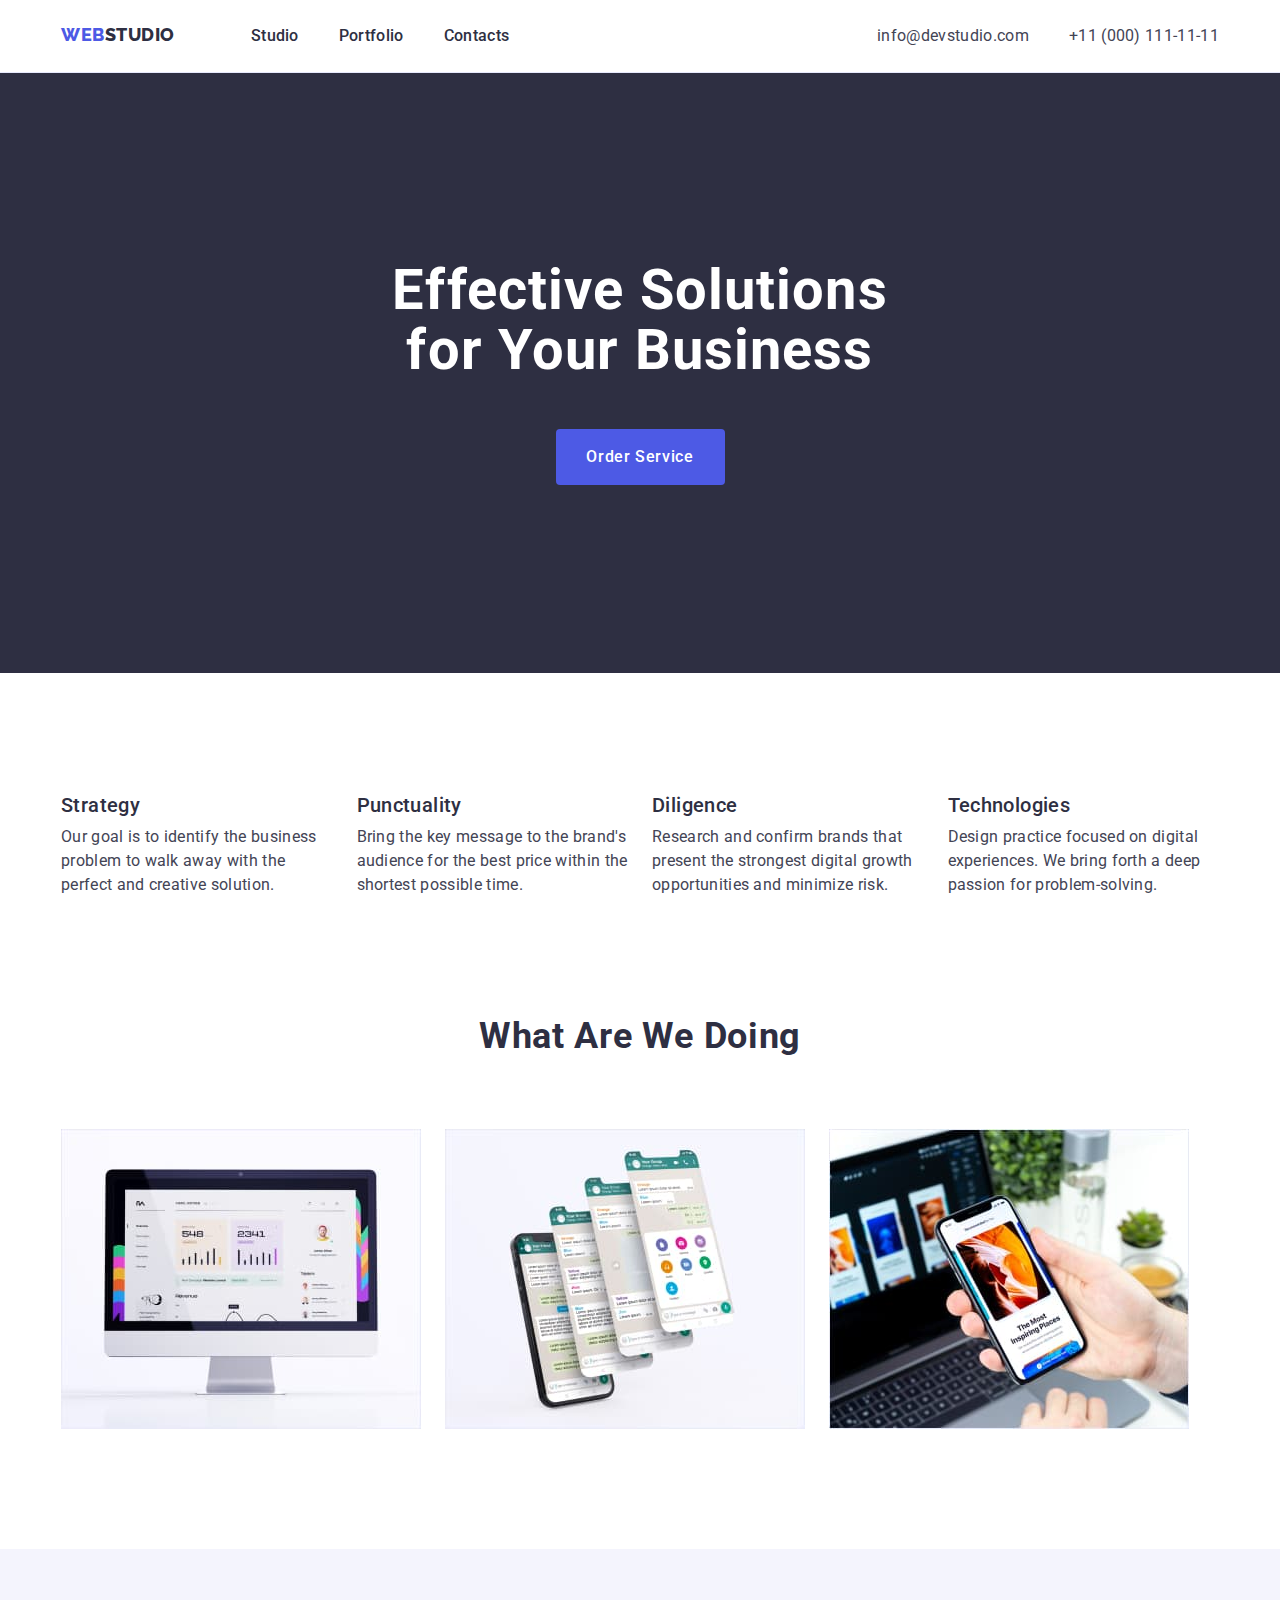
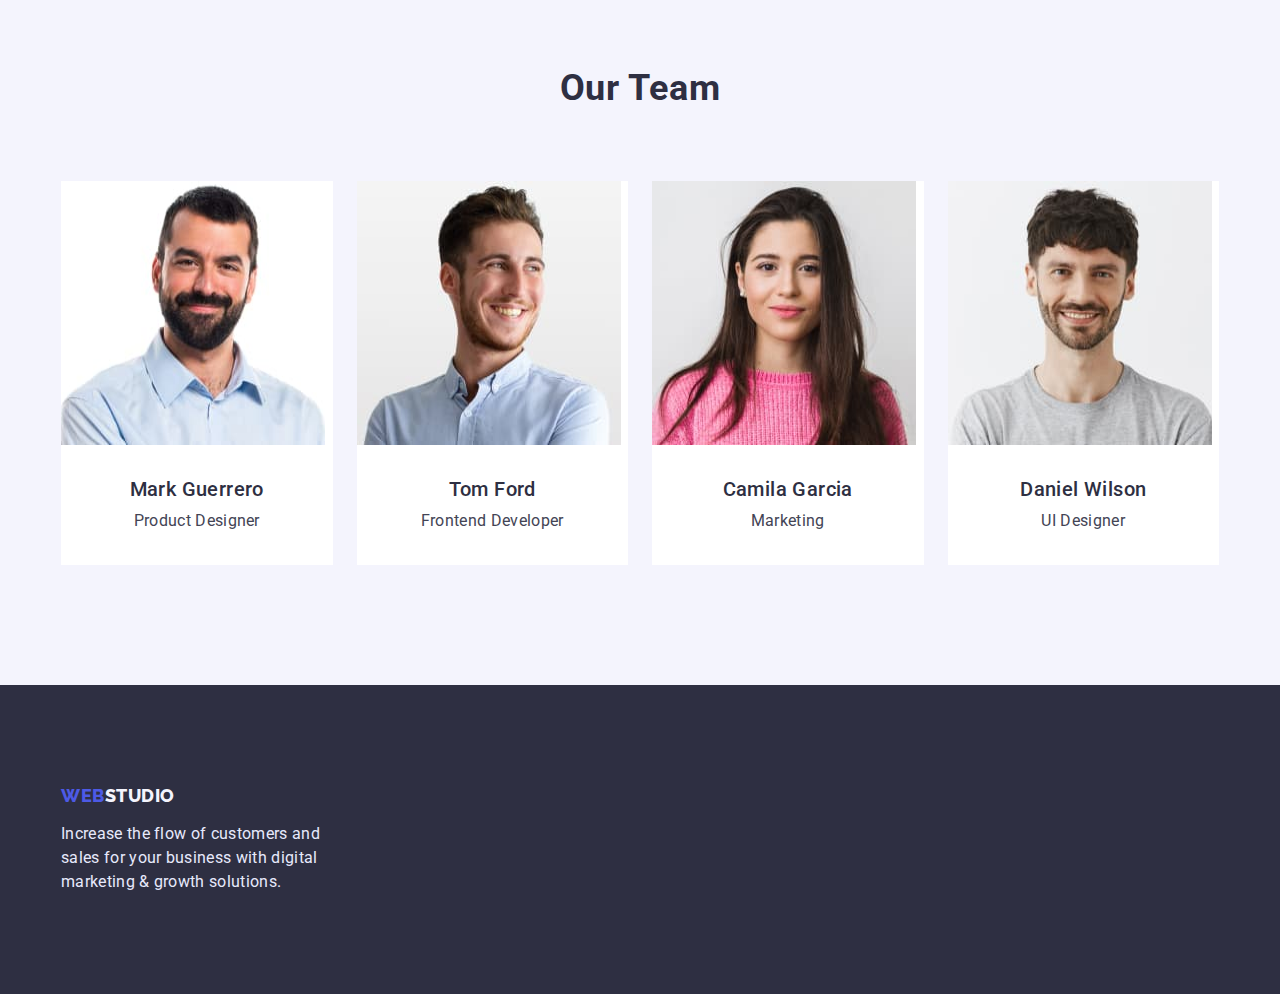
<file: index.html>
<!DOCTYPE html>
<html lang="en">
  <head>
    <meta charset="UTF-8" />
    <meta http-equiv="X-UA-Compatible" content="IE=edge" />
    <meta name="viewport" content="width=device-width, initial-scale=1.0" />
    <title>WebStudio</title>
    <link rel="preconnect" href="https://fonts.googleapis.com" />
    <link rel="preconnect" href="https://fonts.gstatic.com" crossorigin />
    <link
      href="https://fonts.googleapis.com/css2?family=Raleway:wght@800&family=Roboto:wght@400;500;700;900&display=swap"
      rel="stylesheet"
    />
    <link
      rel="stylesheet"
      href="https://cdnjs.cloudflare.com/ajax/libs/modern-normalize/1.1.0/modern-normalize.min.css"
      integrity="sha512-wpPYUAdjBVSE4KJnH1VR1HeZfpl1ub8YT/NKx4PuQ5NmX2tKuGu6U/JRp5y+Y8XG2tV+wKQpNHVUX03MfMFn9Q=="
      crossorigin="anonymous"
      referrerpolicy="no-referrer"
    />
    <link rel="stylesheet" href="./css/styles.css" />
  </head>
  <body>
    <header class="header">
      <div class="container header-flex">
        <nav class="header-nav">
          <a class="header-logo link" href="./index.html"
            >Web<span>Studio</span></a
          >
          <ul class="header-navigation list">
            <li class="header-item">
              <a class="header-link link" href="./index.html">Studio</a>
            </li>
            <li class="header-item">
              <a class="header-link link" href="./portfolio.html">Portfolio</a>
            </li>
            <li class="header-item">
              <a class="header-link link" href="">Contacts</a>
            </li>
          </ul>
        </nav>
        <address class="header-address">
          <ul class="header-address-list list">
            <li class="header-address-email">
              <a class="header-email-tel link" href="mailto:info@devstudio.com"
                >info@devstudio.com</a
              >
            </li>
            <li class="header-address-tel">
              <a class="header-email-tel link" href="tel:+110001111111"
                >+11 (000) 111-11-11</a
              >
            </li>
          </ul>
        </address>
      </div>
    </header>

    <main>
      <section class="section-one">
        <div class="container">
          <h1 class="section-one-header">
            Effective Solutions for Your Business
          </h1>
          <button class="section-one-btn" type="button">Order Service</button>
        </div>
      </section>

      <section class="section-two section">
        <div class="container">
          <h2 class="title visually-hidden">header section2</h2>
          <ul class="list about-list">
            <li class="about-blocks">
              <h3 class="section-two-header">Strategy</h3>
              <p class="section-two-text">
                Our goal is to identify the business problem to walk away with
                the perfect and creative solution.
              </p>
            </li>
            <li class="about-blocks">
              <h3 class="section-two-header">Punctuality</h3>
              <p class="section-two-text">
                Bring the key message to the brand's audience for the best price
                within the shortest possible time.
              </p>
            </li>
            <li class="about-blocks">
              <h3 class="section-two-header">Diligence</h3>
              <p class="section-two-text">
                Research and confirm brands that present the strongest digital
                growth opportunities and minimize risk.
              </p>
            </li>
            <li class="about-blocks">
              <h3 class="section-two-header">Technologies</h3>
              <p class="section-two-text">
                Design practice focused on digital experiences. We bring forth a
                deep passion for problem-solving.
              </p>
            </li>
          </ul>
        </div>
      </section>

      <section class="section-three about section">
        <div class="container">
          <h2 class="title">What are we doing</h2>
          <ul class="section-three-list list">
            <li class="section-three-picture">
              <img
                src="./images/about-img1.jpg"
                class="image"
                alt="monitor"
                width="360"
                height="300"
              />
            </li>
            <li class="section-three-picture">
              <img
                src="./images/about-img2.jpg"
                class="image"
                alt="mobile design"
                width="360"
                height="300"
              />
            </li>
            <li class="section-three-picture">
              <img
                src="./images/about-img3.jpg"
                class="image"
                alt="mobile near laptop"
                width="360"
                height="300"
              />
            </li>
          </ul>
        </div>
      </section>

      <section class="section-four section">
        <div class="container">
          <h2 class="title">Our Team</h2>
          <ul class="list section-four-list">
            <li class="section-four-li">
              <img
                src="./images/about-img4.jpg"
                class="image"
                alt="monitor"
                width="264"
                height="264"
              />
              <div class="header-and-p">
                <h3 class="section-four-title">Mark Guerrero</h3>
                <p class="section-four-text">Product Designer</p>
              </div>
            </li>
            <li class="section-four-li">
              <img
                src="./images/about-img5.jpg"
                class="image"
                alt="monitor"
                width="264"
                height="264"
              />
              <div class="header-and-p">
                <h3 class="section-four-title">Tom Ford</h3>
                <p class="section-four-text">Frontend Developer</p>
              </div>
            </li>
            <li class="section-four-li">
              <img
                src="./images/about-img6.jpg"
                class="image"
                alt="monitor"
                width="264"
                height="264"
              />
              <div class="header-and-p">
                <h3 class="section-four-title">Camila Garcia</h3>
                <p class="section-four-text">Marketing</p>
              </div>
            </li>
            <li class="section-four-li">
              <img
                src="./images/about-img7.jpg"
                class="image"
                alt="monitor"
                width="264"
                height="264"
              />
              <div class="header-and-p">
                <h3 class="section-four-title">Daniel Wilson</h3>
                <p class="section-four-text">UI Designer</p>
              </div>
            </li>
          </ul>
        </div>
      </section>
    </main>
    <footer class="footer">
      <div class="container container-footer">
        <div class="footerb-block">
          <a class="footer-logo link" href="./index.html"
            >Web<span class="footer-logo-color">Studio</span></a
          >
          <p class="footer-text">
            Increase the flow of customers and sales for your business with
            digital marketing & growth solutions.
          </p>
        </div>
      </div>
    </footer>
  </body>
</html>
</file>
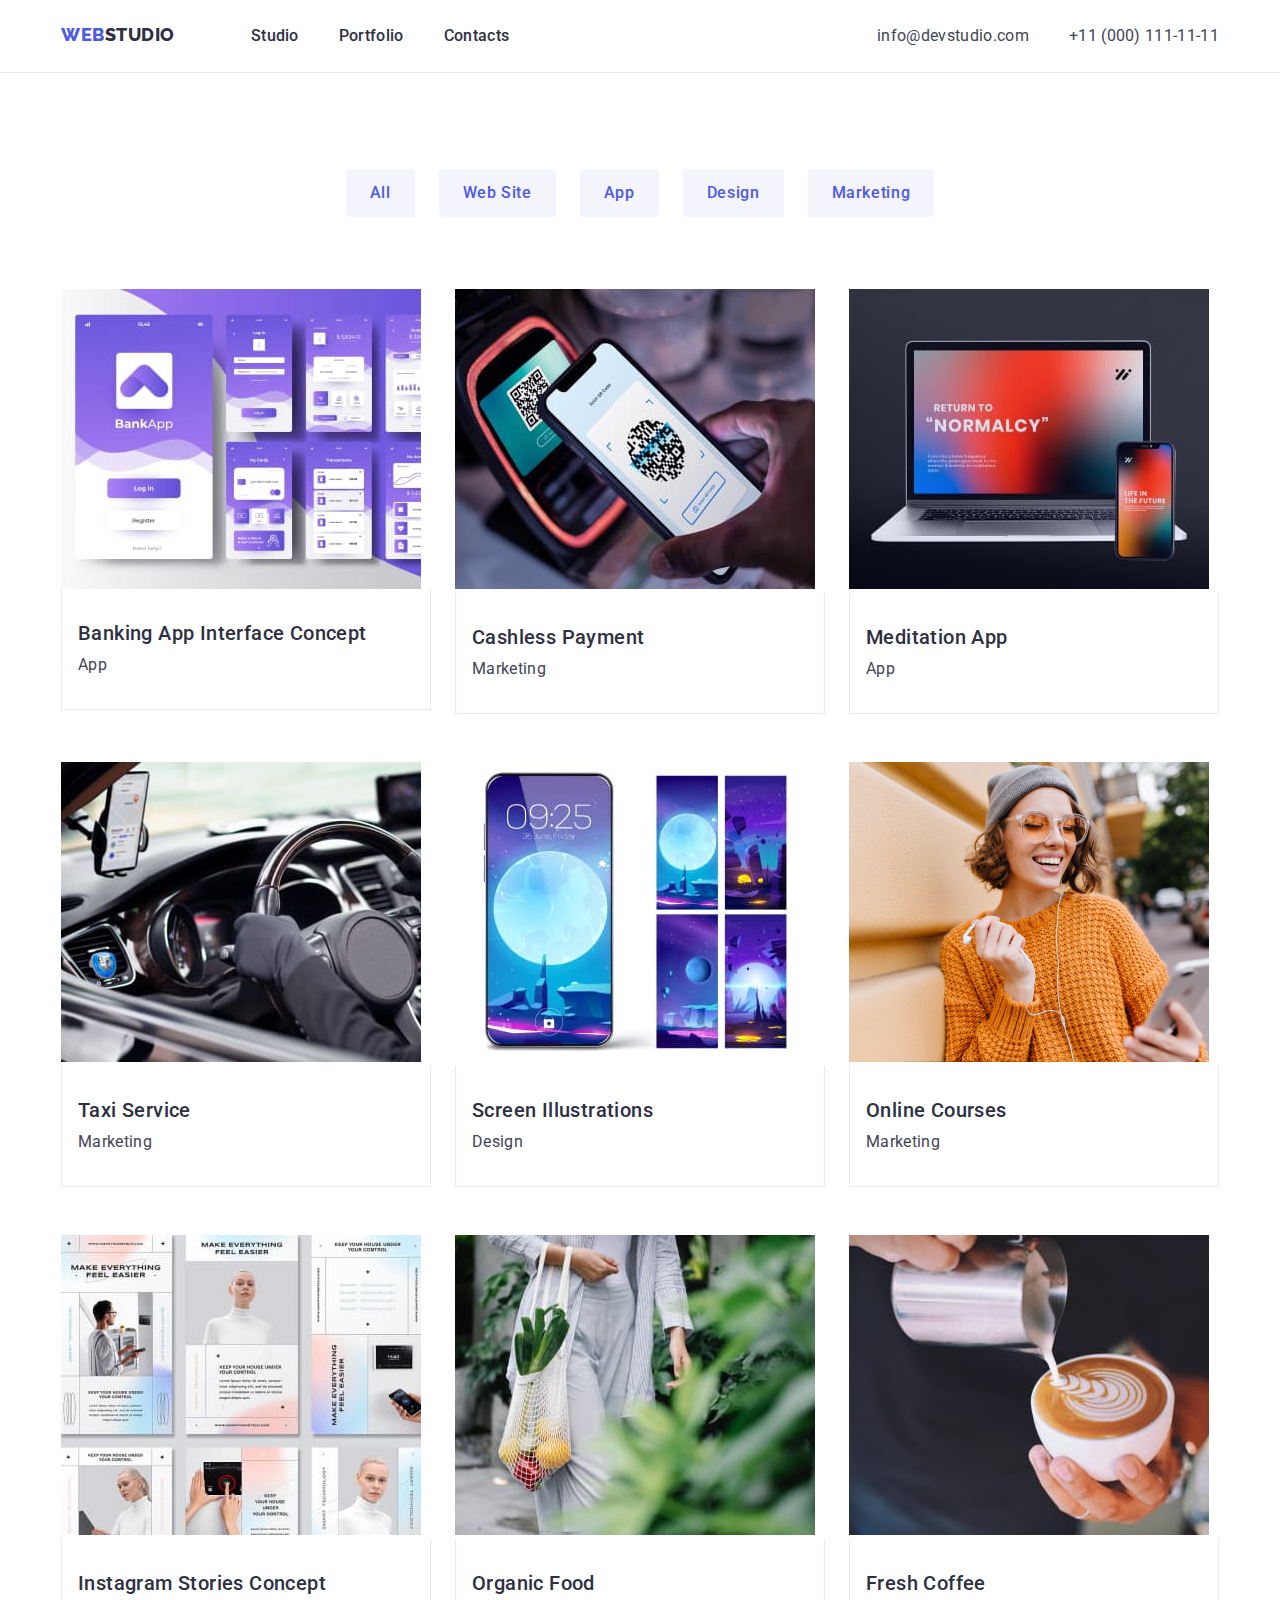
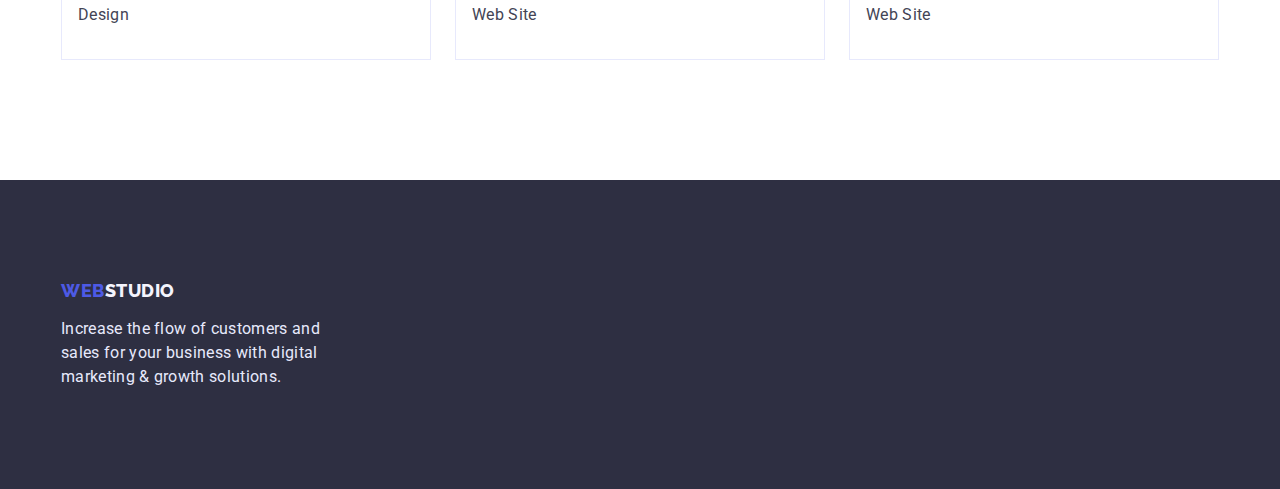
<file: portfolio.html>
<!DOCTYPE html>
<html lang="en">
  <head>
    <meta charset="UTF-8" />
    <meta http-equiv="X-UA-Compatible" content="IE=edge" />
    <meta name="viewport" content="width=device-width, initial-scale=1.0" />
    <title>WebStudio</title>
    <link rel="preconnect" href="https://fonts.googleapis.com" />
    <link rel="preconnect" href="https://fonts.gstatic.com" crossorigin />
    <link
      href="https://fonts.googleapis.com/css2?family=Raleway:wght@800&family=Roboto:wght@400;500;700;900&display=swap"
      rel="stylesheet"
    />
    <link
      rel="stylesheet"
      href="https://cdnjs.cloudflare.com/ajax/libs/modern-normalize/1.1.0/modern-normalize.min.css"
      integrity="sha512-wpPYUAdjBVSE4KJnH1VR1HeZfpl1ub8YT/NKx4PuQ5NmX2tKuGu6U/JRp5y+Y8XG2tV+wKQpNHVUX03MfMFn9Q=="
      crossorigin="anonymous"
      referrerpolicy="no-referrer"
    />
    <link rel="stylesheet" href="./css/styles.css" />
  </head>
  <body>
    <header class="header">
      <div class="container header-flex">
        <nav class="header-nav">
          <a class="header-logo link" href="./index.html"
            >Web<span>Studio</span></a
          >
          <ul class="header-navigation list">
            <li class="header-item">
              <a class="header-link link" href="./index.html">Studio</a>
            </li>
            <li class="header-item">
              <a class="header-link link" href="./portfolio.html">Portfolio</a>
            </li>
            <li class="header-item">
              <a class="header-link link" href="">Contacts</a>
            </li>
          </ul>
        </nav>
        <address class="header-address">
          <ul class="header-address-list list">
            <li class="header-address-email">
              <a class="header-email-tel link" href="mailto:info@devstudio.com"
                >info@devstudio.com</a
              >
            </li>
            <li class="header-address-tel">
              <a class="header-email-tel link" href="tel:+110001111111"
                >+11 (000) 111-11-11</a
              >
            </li>
          </ul>
        </address>
      </div>
    </header>

    <main>
      <section class="section portfolio">
        <div class="container">
          <h1 class="visually-hidden">Portfolio</h1>
          <ul class="list portfolio-buttons">
            <li class="portfolio-li">
              <button class="navigation-btn" type="button">All</button>
            </li>
            <li class="portfolio-li">
              <button class="navigation-btn" type="button">Web Site</button>
            </li>
            <li class="portfolio-li">
              <button class="navigation-btn" type="button">App</button>
            </li>
            <li class="portfolio-li">
              <button class="navigation-btn" type="button">Design</button>
            </li>
            <li class="portfolio-li">
              <button class="navigation-btn" type="button">Marketing</button>
            </li>
          </ul>
          <ul class="list portfolio-list">
            <li class="link box-li">
              <a class="link" href="">
                <img
                  src="./images/about-img8-portfolio.jpg"
                  class="image"
                  class="image"
                  alt="apps"
                  width="360"
                />
                <div class="photo-description">
                  <h2 class="portfolio-header">
                    Banking App Interface Concept
                  </h2>
                  <p class="portfolio-text">App</p>
                </div>
              </a>
            </li>
            <li class="link box-li">
              <a class="link" href="">
                <img
                  class="portfolio-img"
                  src="./images/about-img9-portfolio.jpg"
                  class="image"
                  alt="telephone"
                  width="360"
                />
                <div class="photo-description">
                  <h2 class="portfolio-header">Cashless Payment</h2>
                  <p class="portfolio-text">Marketing</p>
                </div>
              </a>
            </li>
            <li class="link box-li">
              <a class="link" href="">
                <img
                  class="portfolio-img"
                  src="./images/about-img10-portfolio.jpg"
                  class="image"
                  alt="laptop"
                  width="360"
                />
                <div class="photo-description">
                  <h2 class="portfolio-header">Meditation App</h2>
                  <p class="portfolio-text">App</p>
                </div>
              </a>
            </li>
            <li class="link box-li">
              <a class="link" href="">
                <img
                  class="portfolio-img"
                  src="./images/about-img11-portfolio.jpg"
                  class="image"
                  alt="car"
                  width="360"
                />
                <div class="photo-description">
                  <h2 class="portfolio-header">Taxi Service</h2>
                  <p class="portfolio-text">Marketing</p>
                </div>
              </a>
            </li>
            <li class="link box-li">
              <a class="link" href="">
                <img
                  class="portfolio-img"
                  src="./images/about-img12-portfolio.jpg"
                  class="image"
                  alt="mobile screens"
                  width="360"
                />
                <div class="photo-description">
                  <h2 class="portfolio-header">Screen Illustrations</h2>
                  <p class="portfolio-text">Design</p>
                </div>
              </a>
            </li>
            <li class="link box-li">
              <a class="link" href="">
                <img
                  class="portfolio-img"
                  src="./images/about-img13-portfolio.jpg"
                  class="image"
                  alt="girl"
                  width="360"
                />
                <div class="photo-description">
                  <h2 class="portfolio-header">Online Courses</h2>
                  <p class="portfolio-text">Marketing</p>
                </div>
              </a>
            </li>
            <li class="link box-li">
              <a class="link" href="">
                <img
                  class="portfolio-img"
                  src="./images/about-img14-portfolio.jpg"
                  class="image"
                  alt="instagram screens"
                  width="360"
                />
                <div class="photo-description">
                  <h2 class="portfolio-header">Instagram Stories Concept</h2>
                  <p class="portfolio-text">Design</p>
                </div>
              </a>
            </li>
            <li class="link box-li">
              <a class="link" href="">
                <img
                  class="portfolio-img"
                  src="./images/about-img15-portfolio.jpg"
                  class="image"
                  alt="organic food"
                  width="360"
                />
                <div class="photo-description">
                  <h2 class="portfolio-header">Organic Food</h2>
                  <p class="portfolio-text">Web Site</p>
                </div>
              </a>
            </li>
            <li class="link box-li">
              <a class="link" href="">
                <img
                  class="portfolio-img"
                  src="./images/about-img16-portfolio.jpg"
                  class="image"
                  alt="coffee"
                  width="360"
                />
                <div class="photo-description">
                  <h2 class="portfolio-header">Fresh Coffee</h2>
                  <p class="portfolio-text">Web Site</p>
                </div>
              </a>
            </li>
          </ul>
        </div>
      </section>
    </main>

    <footer class="footer">
      <div class="container container-footer">
        <div class="footerb-block">
          <a class="footer-logo link" href="./index.html"
            >Web<span class="footer-logo-color">Studio</span></a
          >
          <p class="footer-text">
            Increase the flow of customers and sales for your business with
            digital marketing & growth solutions.
          </p>
        </div>
      </div>
    </footer>
  </body>
</html>
</file>
<file: css/styles.css>
/* http://meyerweb.com/eric/tools/css/reset/ 
   v2.0 | 20110126
   License: none (public domain)
*/
/* ! modern-normalize v1.1.0 | MIT License | https://github.com/sindresorhus/modern-normalize
*,
::after,
::before {
    box-sizing: border-box
}

html {
    -moz-tab-size: 4;
    tab-size: 4
}

html {
    line-height: 1.15;
    -webkit-text-size-adjust: 100%
}

body {
    margin: 0
}

body {
    font-family: system-ui, -apple-system, 'Segoe UI', Roboto, Helvetica, Arial, sans-serif, 'Apple Color Emoji', 'Segoe UI Emoji'
}

hr {
    height: 0;
    color: inherit
}

abbr[title] {
    text-decoration: underline dotted
}

b,
strong {
    font-weight: bolder
}

code,
kbd,
pre,
samp {
    font-family: ui-monospace, SFMono-Regular, Consolas, 'Liberation Mono', Menlo, monospace;
    font-size: 1em
}

small {
    font-size: 80%
}

sub,
sup {
    font-size: 75%;
    line-height: 0;
    position: relative;
    vertical-align: baseline
}

sub {
    bottom: -.25em
}

sup {
    top: -.5em
}

table {
    text-indent: 0;
    border-color: inherit
}

button,
input,
optgroup,
select,
textarea {
    font-family: inherit;
    font-size: 100%;
    line-height: 1.15;
    margin: 0
}

button,
select {
    text-transform: none
}

[type=button],
[type=reset],
[type=submit],
button {
    -webkit-appearance: button
}

::-moz-focus-inner {
    border-style: none;
    padding: 0
}

:-moz-focusring {
    outline: 1px dotted ButtonText
}

:-moz-ui-invalid {
    box-shadow: none
}

legend {
    padding: 0
}

progress {
    vertical-align: baseline
}

::-webkit-inner-spin-button,
::-webkit-outer-spin-button {
    height: auto
}

[type=search] {
    -webkit-appearance: textfield;
    outline-offset: -2px
}

::-webkit-search-decoration {
    -webkit-appearance: none
}

::-webkit-file-upload-button {
    -webkit-appearance: button;
    font: inherit
}

summary {
    display: list-item
} */

/* my page */
 html,
body,
div,
span,
applet,
object,
iframe,
h1,
h2,
h3,
h4,
h5,
h6,
p,
blockquote,
pre,
a,
abbr,
acronym,
address,
big,
cite,
code,
del,
dfn,
em,
img,
ins,
kbd,
q,
s,
samp,
small,
strike,
strong,
sub,
sup,
tt,
var,
b,
u,
i,
center,
dl,
dt,
dd,
ol,
ul,
li,
fieldset,
form,
label,
legend,
table,
caption,
tbody,
tfoot,
thead,
tr,
th,
td,
article,
aside,
canvas,
details,
embed,
figure,
figcaption,
footer,
header,
hgroup,
menu,
nav,
output,
ruby,
section,
summary,
time,
mark,
audio,
button,
video {
    margin: 0;
    padding: 0;
    border: 0;
    font-size: 100%;
    font: inherit;
    vertical-align: baseline;
}

/* HTML5 display-role reset for older browsers */
/*article,
aside,
details,
figcaption,
figure,
footer,
header,
hgroup,
menu,
nav,
section {
    display: block;
}

body {
    line-height: 1;
}

ol,
ul {
    list-style: none;
}

blockquote,
q {
    quotes: none;
}

blockquote:before,
blockquote:after,
q:before,
q:after {
    content: '';
    content: none;
}

table {
    border-collapse: collapse;
    border-spacing: 0;
}
 */
:root {
    --body-color: #434455;
    --logo-color: #4d5ae5;
    --main-color: #2e2f42;
    --hover-color: #404bbf;
    --text-color: #434455;
    --white-color: #FFFFFF;
    --nav-color: #f4f4fd;
    --footer-text-color: #E7E9FC;

}
body {
    font-family: 'Roboto', sans-serif;
    color: var(--text-color);
    background-color: var(--white-color);
}
/*---HEADER---*/

.container {
    
    width: 1158px;
    margin: 0 auto;
   
    padding: 0 15px;
    
}

.header{
    padding-top: 24px;
    padding-bottom: 24px;
    border-bottom: 1px solid var(--footer-text-color)
    
}

.header-flex{
    display: flex;
    justify-content: space-between;
    
}

.header-nav{
    display: flex;
    gap: 76px;
    
}
.header-logo{
    
   font-family: 'Raleway', sans-serif;
    font-weight: 800;
    font-size: 18px;
    line-height: 1.17;
    /* display: flex; */
    align-items: center;
    letter-spacing: 0.03em;
    text-transform: uppercase;
    color: var(--logo-color);
}

.header-navigation{
    display: flex;
        /* margin-right: 40px; */
        gap: 40px;
    /*padding: 0px;
    gap: 40px; */
    /* position: absolute; */
        /* width: 261px;
        margin-bottom: 24px;
        margin-left: 347px;
        margin-top: 24p */
}

.header-link{

    font-weight: 500;
    font-size: 16px;
    line-height: 1.5;
    letter-spacing: 0.02em;
    color: var(--main-color);
    /* margin-right: 40px; */
}
.header-link:hover{
    color: var(--hover-color);
}

.header-link:focus{
    color: var(--hover-color);
}

.link{
    text-decoration: none;
}
.list{
    list-style: none;
    padding: 0;
    margin: 0;
}

span{
    color: var(--main-color);
}

.header-address{
    font-style: normal;

}

.header-address-list{
    display: flex;
    gap: 40px;
}
 /* .header-address-email{
    /* position: absolute; */
    /* width: 153px; */
    /* height: 24px; */
    /* left: 940px; */
    /* top: 24px; */
    
/* } */ 

/* .header-address-tel{ */
       /* position: absolute; */
       /* width: 151px; */
       /* height: 24px; */
       /* left: 1133px; */
       /* top: 24px; */
/* } */ 
.header-email-tel{
    
    font-style: normal;
    font-size: 16px;
    line-height: 1.5;
    letter-spacing: 0.02em;
    color: var(--body-color);
}
.header-email-tel:hover{
    color: var(--hover-color);
}

.header-email-tel:focus{
     color: var(--hover-color);
}

/*---1-SECTION---*/
.section{
    padding-top: 120px;
    padding-bottom: 120px;
}

.about{
    padding-top: 0;
}
.section-one{
    background-color: var(--main-color);
        max-width: 1440px;
        /* height: 600px; */
        /* display: flex; */
        /* justify-content: center; */
        align-items: center;
        margin: 0 auto;
        padding-top: 188px;
        padding-bottom: 188px;
        text-align: center;
}
.section-one-header{

        font-weight: 700;
        font-size: 56px;
        line-height: 1.07;
        text-align: center;
        letter-spacing: 0.02em;
        color: var(--white-color);
        width: 496px;
        height: 120px;
        left: 472px;
        top: 260px;
        margin-bottom:48px ;
        margin: 0 auto 48px;
}
.section-one-btn{
        font-family: 'Roboto', sans-serif;
        font-weight: 500;
        font-size: 16px;
        line-height: 1.5;
        display: flex;
        align-items: center;
        letter-spacing: 0.04em;
        color: var(--white-color);
        cursor: pointer;
        display: inline-block;
        flex-direction: row;
        align-items: flex-start;
        /* flex-direction: row; */
        /* align-items: flex-start; */
        /* padding: 16px 32px; */
        /* gap: 10px; */
        width: 169px;
        height: 56px;
        /* left: 636px;
        top: 428px; */
        background-color: var(--logo-color);
        border-radius: 4px;
        border: none;       

}
.section-one-btn:hover {
    background-color: var(--hover-color);
}

.section-one-btn:focus {
    background-color: var(--hover-color);
}

/*---2-SECTION---*/

/* .h3{
    display: block;
        font-size: 1.17em;
        margin-block-start: 1em;
        margin-block-end: 1em;
        margin-inline-start: 0px;
        margin-inline-end: 0px;
        font-weight: bold;
} */

/* .p{
    display: block;
        margin-block-start: 1em;
        margin-block-end: 1em;
        margin-inline-start: 0px;
        margin-inline-end: 0px;
} */


.about-blocks{
   display: block;
   
   width: calc((100% - 72px) / 4);
}

.about-list{
    display: flex;
    gap: 24px;
}
.section-two-header{
            margin: 0 0 8px 0;
            font-weight: 500;
            font-size: 20px;
            line-height: 1.2;
            letter-spacing: 0.02em;
            color: var(--main-color);
}

.section-two-text{
    
        font-size: 16px;
        line-height: 1.5;
        letter-spacing: 0.02em;
        color: var(--body-color);
        margin: 0;
}

.visually-hidden{
    position: absolute;
        white-space: nowrap;
        width: 1px;
        height: 1px;
        overflow: hidden;
        border: 0;
        padding: 0;
        clip: rect(0 0 0 0);
        clip-path: inset(50%);
        margin: -1px;
}
/*---3-SECTION---*/

/* .section-three{
    padding-top: 0;
    padding-right: 0;
    padding-bottom: 120px;
    padding-left: 0;
 
}  */

.title{
        
        margin: 0 0 72px 0;
        font-weight: 700;
        font-size: 36px;
        line-height: 1.11;
        text-align: center;
        letter-spacing: 0.02em;
        text-transform: capitalize;
        color: var(--main-color);
}

.section-three-list{
    display: flex;
    gap: 24px;
}

/* .section-three-picture{
    margin-right: 24px;
} */
/*---4-SECTION---*/

.section-four{
    background-color: var(--nav-color);
    /* padding: 120px 0;
    display: block; */
}
.section-four-title {
    
    font-weight: 500;
    font-size: 20px;
    line-height: 1.2;
    text-align: center;
    letter-spacing: 0.02em;
    color: var(--main-color);
    margin-top: 0;
    margin-bottom: 8px;
}

.section-four-text {
    font-size: 16px;
    line-height: 1.5;
    text-align: center;
    letter-spacing: 0.02em;
    color: var(--body-color);
}

.section-four-li {
    background-color: var(--white-color);
    /* margin-right: 24px; */
    width: calc((100% - 72px) / 4);
}
.section-four-list{
    display: flex;
        gap: 24px;
}


.header-and-p{
    padding: 32px 0;
}

/*---FOOTER---*/
.footer{
    background-color: var(--main-color); 
    padding: 100px 0;
}

.footer-logo {
    font-family: 'Raleway', sans-serif;
    font-style: normal;
    font-weight: 800;
    font-size: 18px;
    line-height: 1.17;
    /* display: flex; */
    align-items: center;
    letter-spacing: 0.03em;
    text-transform: uppercase;
    color: var(--logo-color);
    margin-bottom: 16px;
    display: inline-block;
}

.footer-logo-color{
    color: var(--nav-color);
}

.footer-text{

    font-size: 16px;
    line-height: 1.5;
    letter-spacing: 0.02em;
    color: var(--footer-text-color);
    display: block;
        /* margin-block-start: 1em;
        margin-block-end: 1em;
        margin-inline-start: 0px;
        margin-inline-end: 0px; */
}

.footerb-block{
    width: 264px;
}
.container-footer{
    display: flex;
}

/*---MAIN---*/

.navigation-btn{
    font-family: 'Roboto', sans-serif;
    font-weight: 500;
    font-size: 16px;
    line-height: 1.5;
    display: flex;
    letter-spacing: 0.04em;
    color: var(--logo-color);
    padding: 12px 24px;
    text-align: center; 
    background-color: var(--nav-color);
    cursor: pointer;
    border-radius: 4px;
}
.navigation-btn:hover {
    background-color: var(--hover-color);
    color: var(--white-color);
}

.navigation-btn:focus {
    background-color: var(--hover-color);
    color: var(--white-color);
}

.button-hover{
    cursor: pointer;
    color: var(--white-color);
}

.portfolio-list{
    display: flex;
        flex-wrap: wrap;
        gap: 48px 24px;
}
.portfolio-header{
   
    font-weight: 500;
    font-size: 20px;
    line-height: 1.2;
    letter-spacing: 0.02em;
    color: var(--main-color);
    margin-top: 0;
    margin-bottom: 8px;
}

.photo-description{
    padding: 32px 0 32px 16px;
        border: 1px solid var(--footer-text-color);
        border-top: 0;
}

.portfolio-buttons{
    display: flex;
        justify-content: center;
        align-items: center;
        margin: 0 0 72px 0;
        gap: 24px;
}

/* .portfolio-li{
    display:list-item
} */

.portfolio-text{
    
    font-size: 16px;
    line-height: 1.5;
    letter-spacing: 0.02em;
    color: var(--body-color);
    margin: 0;
}
.portfolio{
    padding-top: 96px;
}
.navigation{
    padding-bottom: 120px;
}
.image{
    display: block;
    max-width: 100%;
}
.box-li{
width: calc((100% - 48px) / 3);
}
</file>
